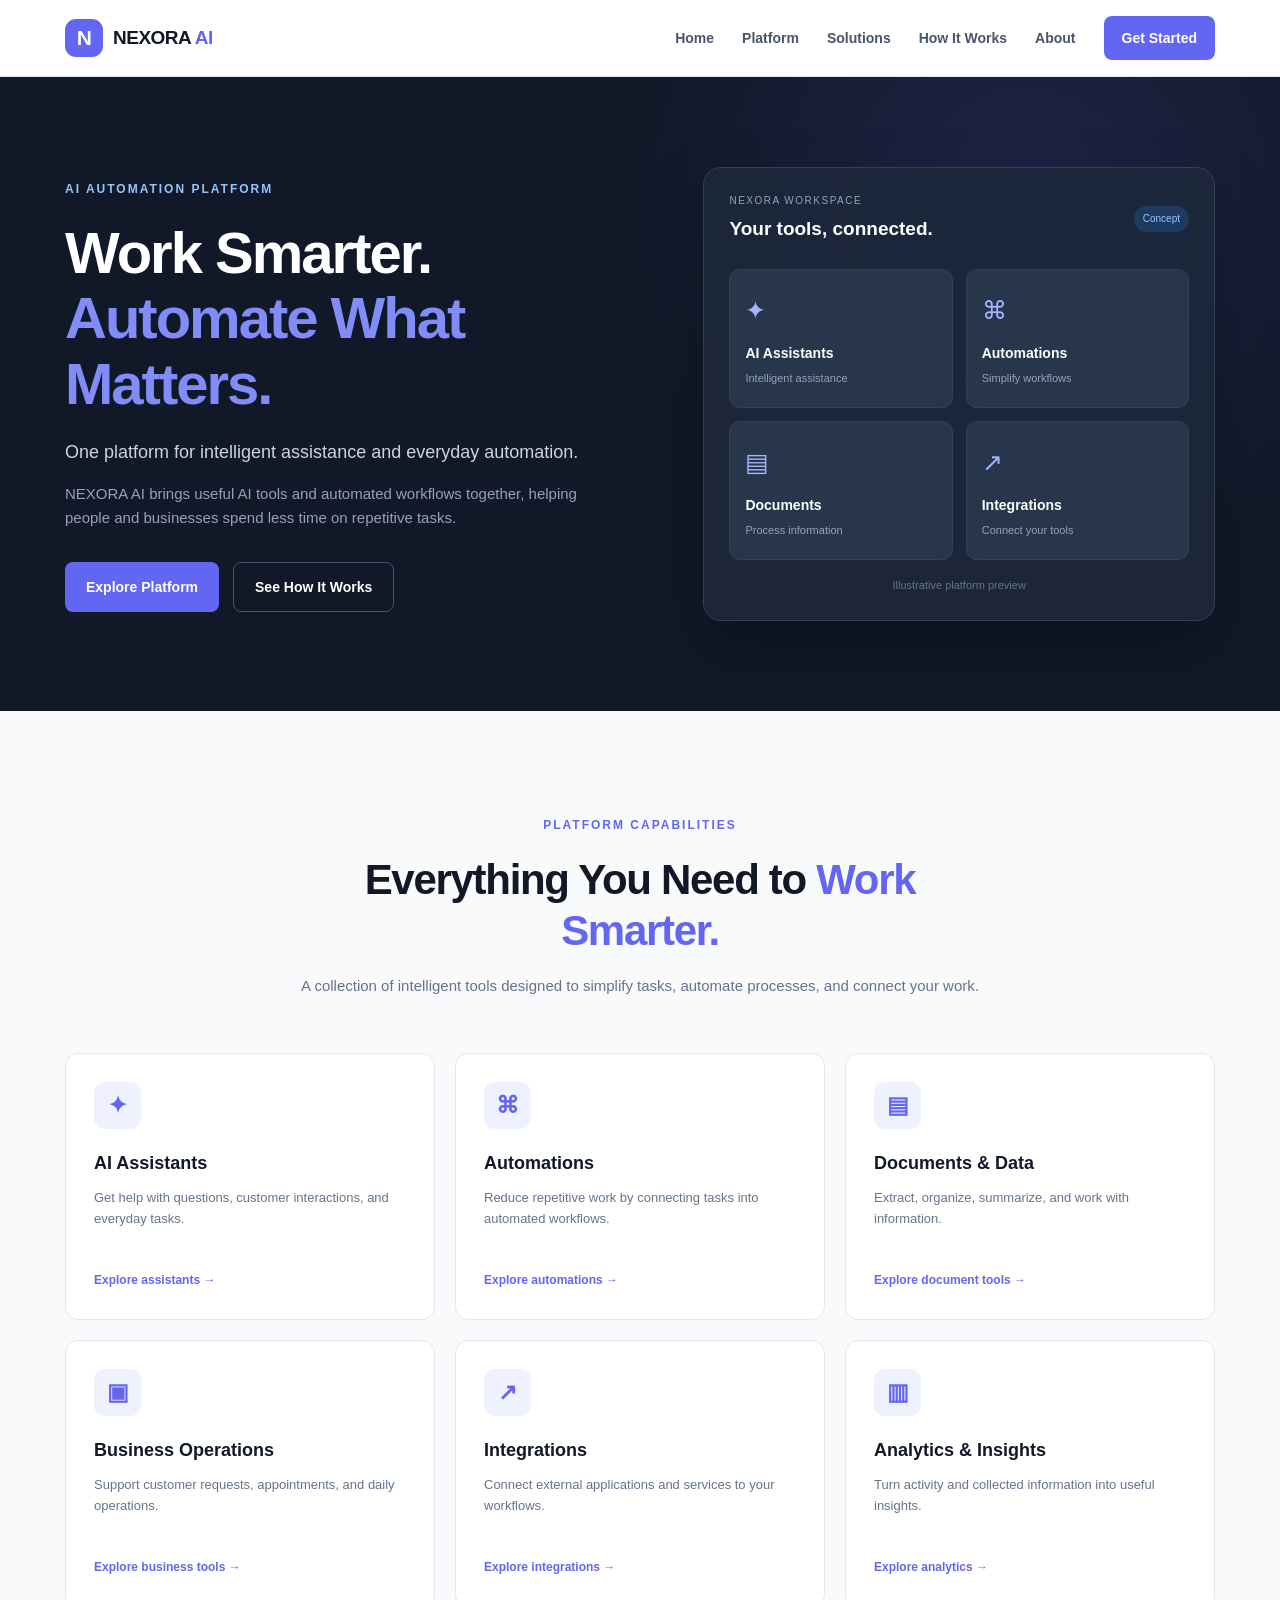
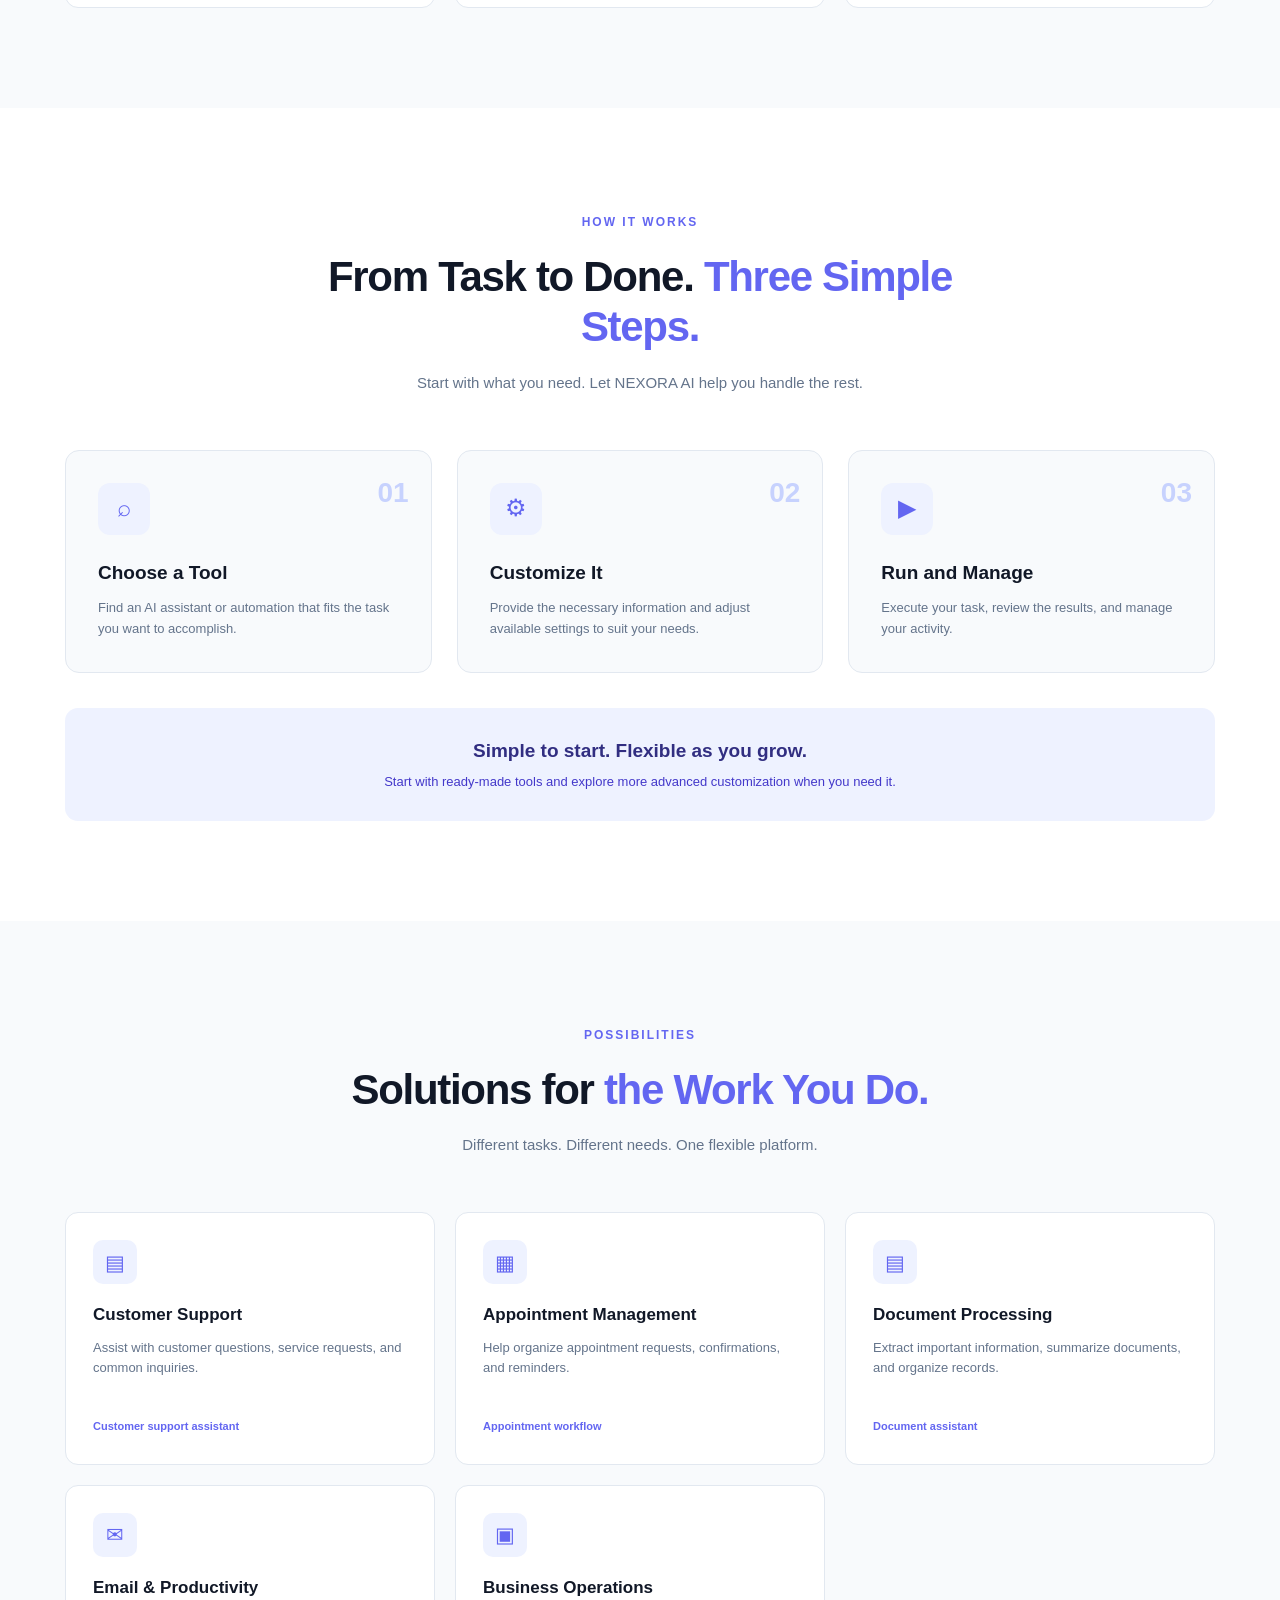
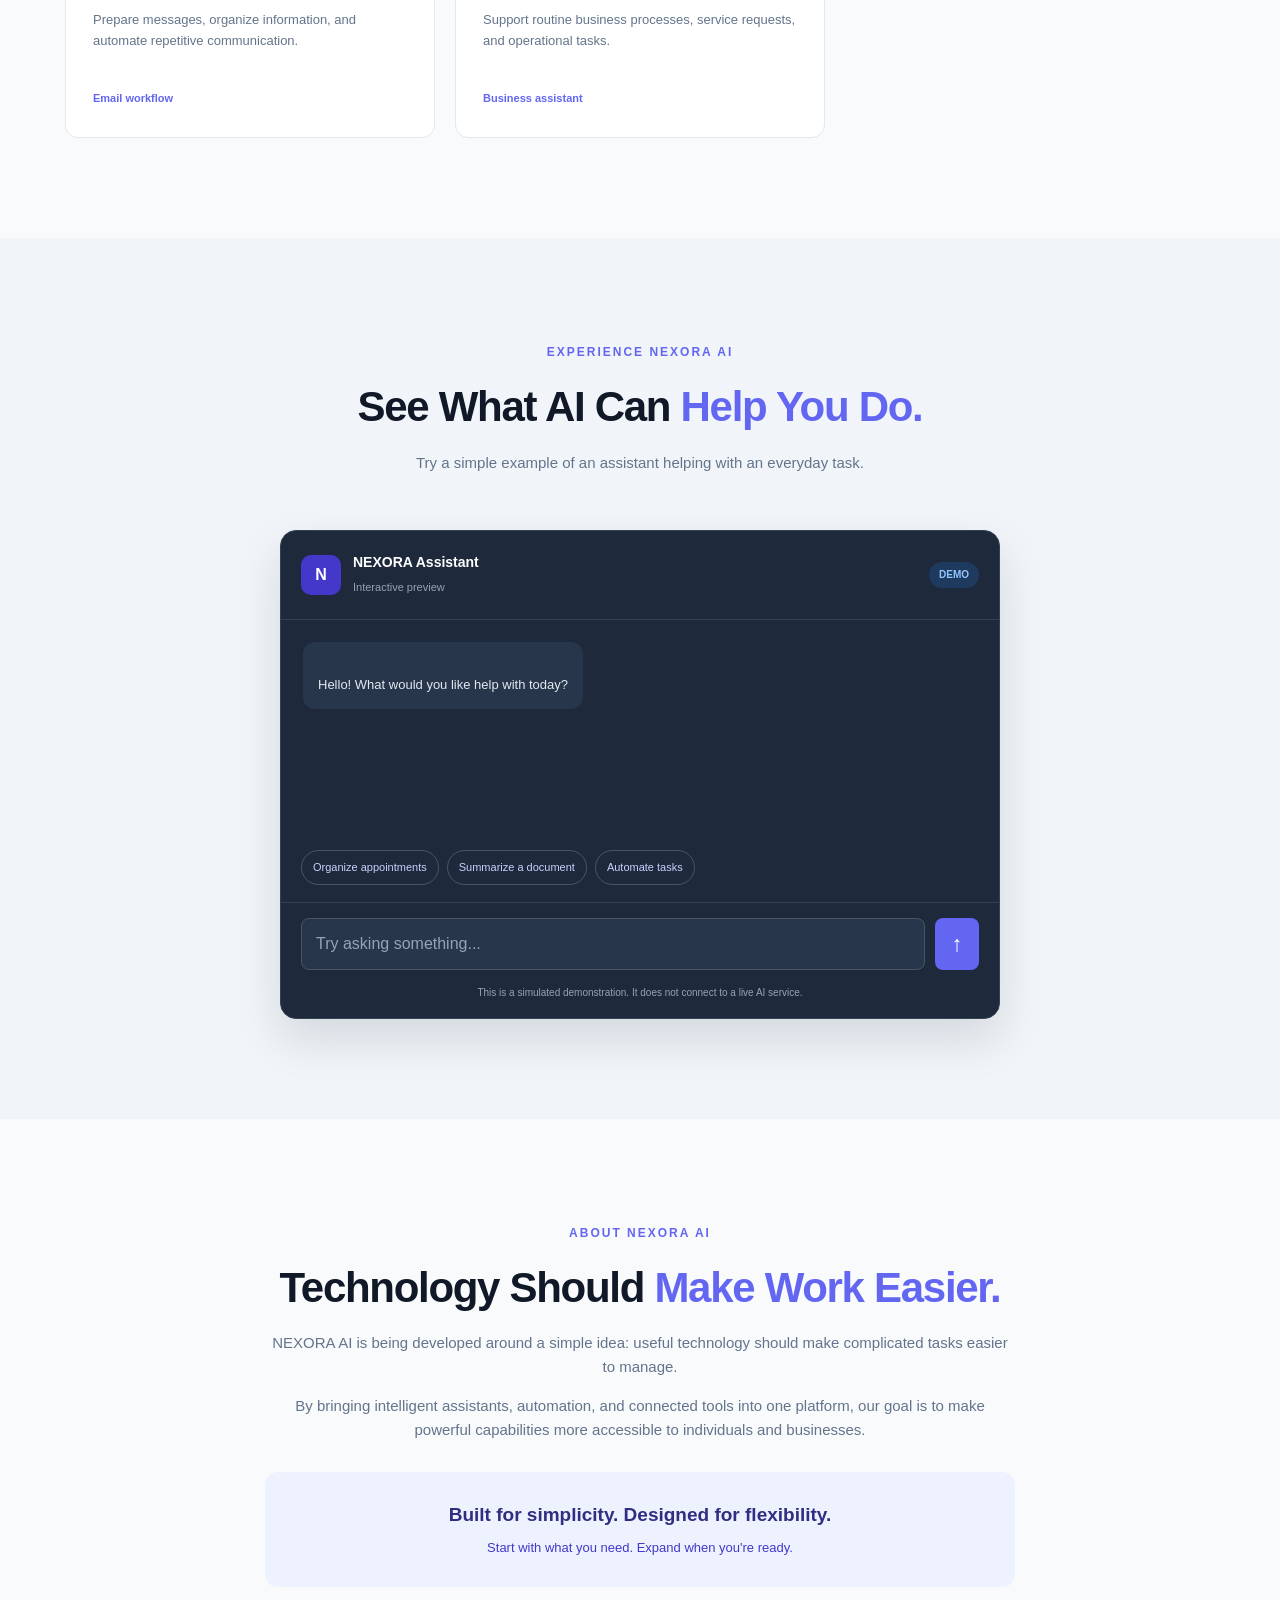
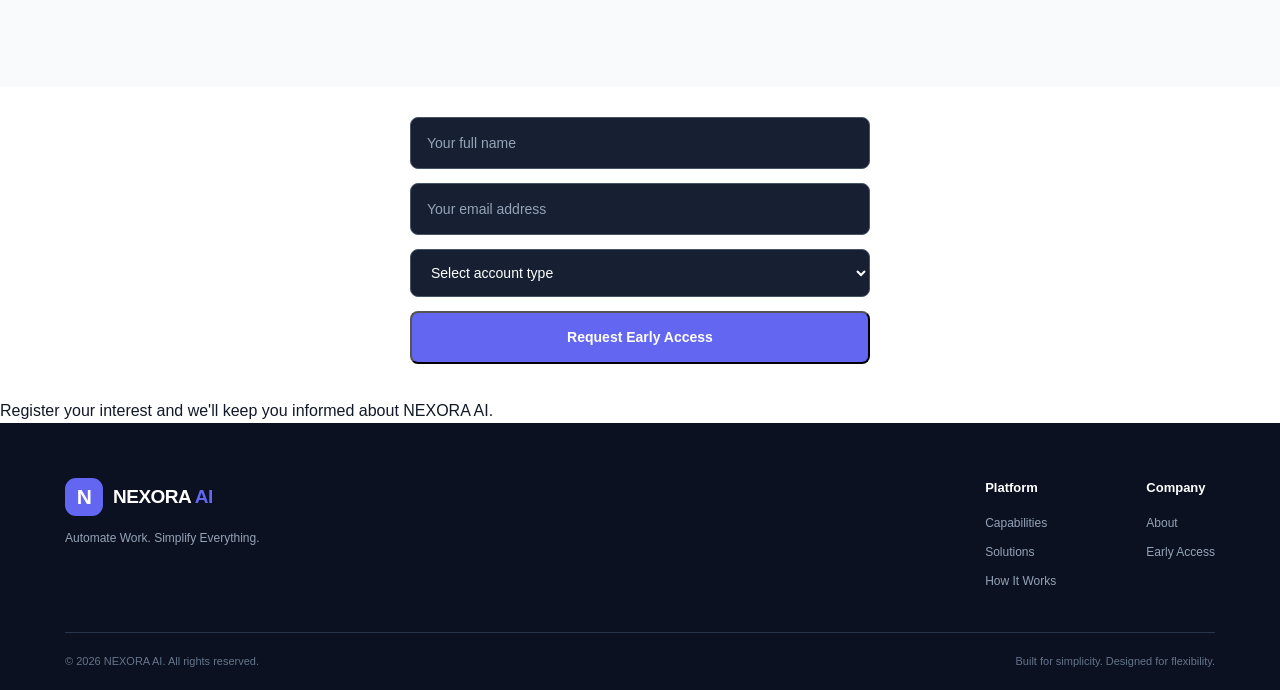
<file: static/index.html>
<!DOCTYPE html>
<html lang="en">

<head>
    <meta charset="UTF-8">
    <meta name="viewport" content="width=device-width, initial-scale=1.0">

    <meta name="description"
          content="NEXORA AI brings intelligent assistants and automation together to simplify everyday work.">

    <title>NEXORA AI | Automate Work. Simplify Everything.</title>

    <link rel="stylesheet" href="/static/style.css">

</head>

<body>

    <!-- NAVIGATION -->
    <header class="site-header">
        <nav class="navbar container">

            <a href="#home" class="brand">
                <span class="brand-icon">N</span>
                <span>NEXORA <span class="brand-ai">AI</span></span>
            </a>

            <button class="menu-toggle"
                    id="menu-toggle"
                    aria-label="Open navigation"
                    aria-expanded="false">
                ☰
            </button>

            <div class="nav-links" id="nav-links">
                <a href="#home">Home</a>
                <a href="#platform">Platform</a>
                <a href="#solutions">Solutions</a>
                <a href="#how-it-works">How It Works</a>
                <a href="#about">About</a>
                <a href="#early-access" class="nav-cta">Get Started</a>
            </div>

        </nav>
    </header>


    <main>

        <!-- HERO -->
        <section class="hero dark-section" id="home">

            <div class="container hero-content">

                <div class="hero-copy">

                    <span class="eyebrow">
                        AI AUTOMATION PLATFORM
                    </span>

                    <h1>
                        Work Smarter.<br>
                        <span>Automate What Matters.</span>
                    </h1>

                    <p>
                        One platform for intelligent assistance
                        and everyday automation.
                    </p>

                    <p class="hero-description">
                        NEXORA AI brings useful AI tools and automated
                        workflows together, helping people and businesses
                        spend less time on repetitive tasks.
                    </p>

                    <div class="hero-actions">
                        <a href="#platform" class="button button-primary">
                            Explore Platform
                        </a>

                        <a href="#how-it-works" class="button button-outline">
                            See How It Works
                        </a>
                    </div>

                </div>


                <!-- CONCEPTUAL WORKSPACE PREVIEW -->
                <div class="workspace-preview">

                    <div class="preview-header">
                        <div>
                            <span class="preview-label">NEXORA WORKSPACE</span>
                            <h3>Your tools, connected.</h3>
                        </div>

                        <span class="preview-status">Concept</span>
                    </div>

                    <div class="preview-grid">

                        <div class="preview-card">
                            <span class="preview-icon">✦</span>
                            <h4>AI Assistants</h4>
                            <p>Intelligent assistance</p>
                        </div>

                        <div class="preview-card">
                            <span class="preview-icon">⌘</span>
                            <h4>Automations</h4>
                            <p>Simplify workflows</p>
                        </div>

                        <div class="preview-card">
                            <span class="preview-icon">▤</span>
                            <h4>Documents</h4>
                            <p>Process information</p>
                        </div>

                        <div class="preview-card">
                            <span class="preview-icon">↗</span>
                            <h4>Integrations</h4>
                            <p>Connect your tools</p>
                        </div>

                    </div>

                    <p class="preview-note">
                        Illustrative platform preview
                    </p>

                </div>

            </div>

        </section>


        <!-- PLATFORM CAPABILITIES -->
        <section class="section light-section" id="platform">

            <div class="container">

                <div class="section-heading">
                    <span class="eyebrow">PLATFORM CAPABILITIES</span>

                    <h2>
                        Everything You Need to
                        <span>Work Smarter.</span>
                    </h2>

                    <p>
                        A collection of intelligent tools designed to
                        simplify tasks, automate processes, and connect
                        your work.
                    </p>
                </div>


                <div class="capability-grid">

                    <article class="capability-card">
                        <div class="card-icon">✦</div>
                        <h3>AI Assistants</h3>
                        <p>
                            Get help with questions, customer interactions,
                            and everyday tasks.
                        </p>
                        <a href="#demo">Explore assistants →</a>
                    </article>

                    <article class="capability-card">
                        <div class="card-icon">⌘</div>
                        <h3>Automations</h3>
                        <p>
                            Reduce repetitive work by connecting tasks
                            into automated workflows.
                        </p>
                        <a href="#how-it-works">Explore automations →</a>
                    </article>

                    <article class="capability-card">
                        <div class="card-icon">▤</div>
                        <h3>Documents & Data</h3>
                        <p>
                            Extract, organize, summarize, and work
                            with information.
                        </p>
                        <a href="#solutions">Explore document tools →</a>
                    </article>

                    <article class="capability-card">
                        <div class="card-icon">▣</div>
                        <h3>Business Operations</h3>
                        <p>
                            Support customer requests, appointments,
                            and daily operations.
                        </p>
                        <a href="#solutions">Explore business tools →</a>
                    </article>

                    <article class="capability-card">
                        <div class="card-icon">↗</div>
                        <h3>Integrations</h3>
                        <p>
                            Connect external applications and services
                            to your workflows.
                        </p>
                        <a href="#about">Explore integrations →</a>
                    </article>

                    <article class="capability-card">
                        <div class="card-icon">▥</div>
                        <h3>Analytics & Insights</h3>
                        <p>
                            Turn activity and collected information
                            into useful insights.
                        </p>
                        <a href="#about">Explore analytics →</a>
                    </article>

                </div>

            </div>

        </section>


        <!-- HOW IT WORKS -->
        <section class="section how-section" id="how-it-works">

            <div class="container">

                <div class="section-heading">
                    <span class="eyebrow">HOW IT WORKS</span>

                    <h2>
                        From Task to Done.
                        <span>Three Simple Steps.</span>
                    </h2>

                    <p>
                        Start with what you need. Let NEXORA AI help
                        you handle the rest.
                    </p>
                </div>


                <div class="steps-grid">

                    <article class="step-card">
                        <span class="step-number">01</span>
                        <div class="step-icon">⌕</div>
                        <h3>Choose a Tool</h3>
                        <p>
                            Find an AI assistant or automation that
                            fits the task you want to accomplish.
                        </p>
                    </article>

                    <article class="step-card">
                        <span class="step-number">02</span>
                        <div class="step-icon">⚙</div>
                        <h3>Customize It</h3>
                        <p>
                            Provide the necessary information and adjust
                            available settings to suit your needs.
                        </p>
                    </article>

                    <article class="step-card">
                        <span class="step-number">03</span>
                        <div class="step-icon">▶</div>
                        <h3>Run and Manage</h3>
                        <p>
                            Execute your task, review the results,
                            and manage your activity.
                        </p>
                    </article>

                </div>


                <div class="steps-footer">
                    <h3>Simple to start. Flexible as you grow.</h3>
                    <p>
                        Start with ready-made tools and explore more
                        advanced customization when you need it.
                    </p>
                </div>

            </div>

        </section>


        <!-- FEATURED SOLUTIONS -->
        <section class="section light-section" id="solutions">

            <div class="container">

                <div class="section-heading">
                    <span class="eyebrow">POSSIBILITIES</span>

                    <h2>
                        Solutions for
                        <span>the Work You Do.</span>
                    </h2>

                    <p>
                        Different tasks. Different needs.
                        One flexible platform.
                    </p>
                </div>


                <div class="solutions-grid">

                    <article class="solution-card">
                        <div class="solution-icon">▤</div>
                        <h3>Customer Support</h3>
                        <p>
                            Assist with customer questions, service
                            requests, and common inquiries.
                        </p>
                        <span>Customer support assistant</span>
                    </article>

                    <article class="solution-card">
                        <div class="solution-icon">▦</div>
                        <h3>Appointment Management</h3>
                        <p>
                            Help organize appointment requests,
                            confirmations, and reminders.
                        </p>
                        <span>Appointment workflow</span>
                    </article>

                    <article class="solution-card">
                        <div class="solution-icon">▤</div>
                        <h3>Document Processing</h3>
                        <p>
                            Extract important information, summarize
                            documents, and organize records.
                        </p>
                        <span>Document assistant</span>
                    </article>

                    <article class="solution-card">
                        <div class="solution-icon">✉</div>
                        <h3>Email & Productivity</h3>
                        <p>
                            Prepare messages, organize information,
                            and automate repetitive communication.
                        </p>
                        <span>Email workflow</span>
                    </article>

                    <article class="solution-card">
                        <div class="solution-icon">▣</div>
                        <h3>Business Operations</h3>
                        <p>
                            Support routine business processes,
                            service requests, and operational tasks.
                        </p>
                        <span>Business assistant</span>
                    </article>

                </div>

            </div>

        </section>


        <!-- INTERACTIVE DEMO -->
        <section class="section demo-section" id="demo">

            <div class="container">

                <div class="section-heading">
                    <span class="eyebrow">EXPERIENCE NEXORA AI</span>

                    <h2>
                        See What AI Can
                        <span>Help You Do.</span>
                    </h2>

                    <p>
                        Try a simple example of an assistant
                        helping with an everyday task.
                    </p>
                </div>


                <div class="demo-container">

                    <div class="demo-header">
                        <div class="demo-brand">
                            <div class="demo-avatar">N</div>

                            <div>
                                <h3>NEXORA Assistant</h3>
                                <span>Interactive preview</span>
                            </div>
                        </div>

                        <span class="demo-badge">DEMO</span>
                    </div>


                    <div class="demo-messages" id="demo-messages">

                        <div class="demo-message assistant-message">
                            Hello! What would you like help with today?
                        </div>

                    </div>


                    <div class="demo-suggestions">
                        <button type="button" class="suggestion-button"
                                data-message="Help me organize customer appointments">
                            Organize appointments
                        </button>

                        <button type="button" class="suggestion-button"
                                data-message="Help me summarize a document">
                            Summarize a document
                        </button>

                        <button type="button" class="suggestion-button"
                                data-message="How can I automate repetitive tasks?">
                            Automate tasks
                        </button>
                    </div>


                    <form class="demo-form" id="demo-form">

                        <input
                            type="text"
                            id="demo-input"
                            placeholder="Try asking something..."
                            autocomplete="off"
                            required
                        >

                        <button type="submit" aria-label="Send message">
                            ↑
                        </button>

                    </form>


                    <p class="demo-disclaimer">
                        This is a simulated demonstration.
                        It does not connect to a live AI service.
                    </p>

                </div>

            </div>

        </section>


        <!-- ABOUT -->
        <section class="section light-section" id="about">

            <div class="container about-container">

                <div class="about-copy">

                    <span class="eyebrow">ABOUT NEXORA AI</span>

                    <h2>
                        Technology Should
                        <span>Make Work Easier.</span>
                    </h2>

                    <p>
                        NEXORA AI is being developed around a simple idea:
                        useful technology should make complicated tasks
                        easier to manage.
                    </p>

                    <p>
                        By bringing intelligent assistants, automation,
                        and connected tools into one platform, our goal
                        is to make powerful capabilities more accessible
                        to individuals and businesses.
                    </p>

                    <div class="about-highlight">
                        <h3>Built for simplicity. Designed for flexibility.</h3>
                        <p>
                            Start with what you need. Expand when you're ready.
                        </p>
                    </div>

                </div>

            </div>

        </section>


        <!-- EARLY ACCESS -->
        
<form class="early-access-form" id="early-access-form">

    <input
        type="text"
        id="early-access-name"
        name="full_name"
        placeholder="Your full name"
        maxlength="100"
        autocomplete="name"
        required
    >

    <input
        type="email"
        id="early-access-email"
        name="email"
        placeholder="Your email address"
        autocomplete="email"
        required
    >

    <select id="early-access-type" name="account_type" required>
        <option value="">Select account type</option>
        <option value="Individual">Individual</option>
        <option value="Freelancer">Freelancer</option>
        <option value="Business">Business</option>
    </select>

    <button type="submit" class="button button-primary" id="early-access-submit">
        Request Early Access
    </button>

    <p id="early-access-message" role="status" aria-live="polite"></p>

</form>

<p class="early-access-note">
    Register your interest and we'll keep you informed about NEXORA AI.
</p>

    </main>


    <!-- FOOTER -->
    <footer class="site-footer">

        <div class="container">

            <div class="footer-top">

                <div class="footer-brand">
                    <a href="#home" class="brand">
                        <span class="brand-icon">N</span>
                        <span>NEXORA <span class="brand-ai">AI</span></span>
                    </a>

                    <p>
                        Automate Work. Simplify Everything.
                    </p>
                </div>


                <div class="footer-links">

                    <div>
                        <h4>Platform</h4>
                        <a href="#platform">Capabilities</a>
                        <a href="#solutions">Solutions</a>
                        <a href="#how-it-works">How It Works</a>
                    </div>

                     <div>
                        <h4>Company</h4>
                        <a href="#about">About</a>
                         <a href="#early-access">Early Access</a>
                    </div>

                </div>

            </div>


            <div class="footer-bottom">
                <p>
                    © <span id="current-year"></span> NEXORA AI.
                    All rights reserved.
                </p>

                <span>Built for simplicity. Designed for flexibility.</span>
            </div>

        </div>

    </footer>


    <script src="/static/script.js"></script>

</body>

</html>
</file>
<file: static/style.css>
/* =========================================
   1. GLOBAL SETTINGS
========================================= */

:root {
    --navy: #111827;
    --navy-light: #1e293b;
    --indigo: #6366f1;
    --indigo-dark: #4f46e5;
    --sky: #38bdf8;

    --white: #ffffff;
    --off-white: #f8fafc;

    --text-dark: #111827;
    --text-muted: #64748b;

    --border: #e2e8f0;

    --container-width: 1150px;
}

* {
    margin: 0;
    padding: 0;
    box-sizing: border-box;
}

html {
    scroll-behavior: smooth;
    scroll-padding-top: 85px;
}

body {
    font-family: Arial, Helvetica, sans-serif;
    color: var(--text-dark);
    background: var(--white);
    line-height: 1.6;
}

a {
    text-decoration: none;
    color: inherit;
}

button,
input {
    font: inherit;
}

button,
a {
    -webkit-tap-highlight-color: transparent;
}

.container {
    width: min(90%, var(--container-width));
    margin: 0 auto;
}

.section {
    padding: 100px 0;
}

.light-section {
    background: var(--off-white);
}

.dark-section {
    background:
        radial-gradient(
            circle at 80% 20%,
            rgba(99, 102, 241, 0.16),
            transparent 35%
        ),
        var(--navy);
}


/* =========================================
   2. NAVIGATION
========================================= */

.site-header {
    position: sticky;
    top: 0;
    z-index: 1000;

    background: rgba(255, 255, 255, 0.95);
    backdrop-filter: blur(12px);

    border-bottom: 1px solid var(--border);
}

.navbar {
    min-height: 76px;

    display: flex;
    align-items: center;
    justify-content: space-between;
}

.brand {
    display: inline-flex;
    align-items: center;
    gap: 10px;

    font-size: 19px;
    font-weight: 800;
    letter-spacing: -0.5px;
}

.brand-icon {
    width: 38px;
    height: 38px;

    display: grid;
    place-items: center;

    background: var(--indigo);
    color: white;

    border-radius: 11px;

    font-size: 21px;
}

.brand-ai {
    color: var(--indigo);
}

.nav-links {
    display: flex;
    align-items: center;
    gap: 28px;
}

.nav-links a {
    color: #475569;
    font-size: 14px;
    font-weight: 600;

    transition: color 0.2s ease;
}

.nav-links a:hover {
    color: var(--indigo);
}

.nav-links .nav-cta {
    padding: 11px 18px;

    color: white;
    background: var(--indigo);

    border-radius: 8px;
}

.nav-links .nav-cta:hover {
    color: white;
    background: var(--indigo-dark);
}

.menu-toggle {
    display: none;

    background: transparent;
    border: none;

    font-size: 27px;
    cursor: pointer;
    color: var(--navy);
}


/* =========================================
   3. HERO SECTION
========================================= */

.hero {
    min-height: 620px;

    display: flex;
    align-items: center;

    padding: 90px 0;
    color: white;
}

.hero-content {
    display: grid;
    grid-template-columns: 1fr 0.9fr;

    align-items: center;
    gap: 70px;
}

.eyebrow {
    display: inline-block;

    color: var(--indigo);
    font-size: 12px;
    font-weight: 800;
    letter-spacing: 2px;

    margin-bottom: 20px;
}

.hero .eyebrow {
    color: #93c5fd;
}

.hero h1 {
    font-size: clamp(38px, 5vw, 58px);
    line-height: 1.13;
    letter-spacing: -2px;

    margin-bottom: 22px;
}

.hero h1 span {
    color: #818cf8;
}

.hero-copy > p {
    color: #cbd5e1;
    font-size: 18px;
    max-width: 520px;
}

.hero-copy .hero-description {
    color: #94a3b8;
    font-size: 15px;

    margin-top: 15px;
}

.hero-actions {
    display: flex;
    flex-wrap: wrap;
    gap: 14px;

    margin-top: 32px;
}

.button {
    display: inline-flex;
    justify-content: center;
    align-items: center;

    padding: 13px 21px;

    border-radius: 8px;

    font-size: 14px;
    font-weight: 700;

    transition:
        background 0.2s ease,
        transform 0.2s ease;
}

.button:hover {
    transform: translateY(-2px);
}

.button-primary {
    background: var(--indigo);
    color: white;
}

.button-primary:hover {
    background: var(--indigo-dark);
}

.button-outline {
    border: 1px solid #475569;
    color: white;
}

.button-outline:hover {
    background: #1e293b;
}


/* Workspace preview */

.workspace-preview {
    padding: 25px;

    background: rgba(30, 41, 59, 0.85);
    border: 1px solid #334155;

    border-radius: 18px;

    box-shadow: 0 25px 60px rgba(0, 0, 0, 0.25);
}

.preview-header {
    display: flex;
    justify-content: space-between;
    align-items: center;

    margin-bottom: 25px;
}

.preview-label {
    display: block;

    font-size: 10px;
    letter-spacing: 1.5px;
    color: #94a3b8;

    margin-bottom: 5px;
}

.preview-header h3 {
    font-size: 19px;
}

.preview-status {
    color: #93c5fd;
    font-size: 10px;

    padding: 5px 9px;

    background: #1e3a5f;
    border-radius: 20px;
}

.preview-grid {
    display: grid;
    grid-template-columns: repeat(2, 1fr);
    gap: 13px;
}

.preview-card {
    padding: 20px 15px;

    background: #27364b;
    border: 1px solid #334155;

    border-radius: 11px;
}

.preview-icon {
    display: block;

    font-size: 25px;
    color: #a5b4fc;

    margin-bottom: 12px;
}

.preview-card h4 {
    font-size: 14px;
    margin-bottom: 5px;
}

.preview-card p {
    color: #94a3b8;
    font-size: 11px;
}

.preview-note {
    margin-top: 17px;

    text-align: center;

    color: #64748b;
    font-size: 11px;
}


/* =========================================
   4. SECTION HEADINGS
========================================= */

.section-heading {
    max-width: 680px;
    margin: 0 auto 55px;

    text-align: center;
}

.section-heading h2,
.about-copy h2 {
    font-size: clamp(30px, 4vw, 42px);
    line-height: 1.2;
    letter-spacing: -1.3px;

    margin-bottom: 18px;
}

.section-heading h2 span,
.about-copy h2 span {
    color: var(--indigo);
}

.section-heading > p {
    color: var(--text-muted);
    font-size: 15px;
}


/* =========================================
   5. PLATFORM CAPABILITIES
========================================= */

.capability-grid {
    display: grid;
    grid-template-columns: repeat(3, 1fr);
    gap: 20px;
}

.capability-card {
    padding: 28px;

    background: white;
    border: 1px solid var(--border);
    border-radius: 13px;

    transition:
        transform 0.2s ease,
        box-shadow 0.2s ease,
        border-color 0.2s ease;
}

.capability-card:hover {
    transform: translateY(-5px);

    border-color: #c7d2fe;

    box-shadow: 0 15px 30px rgba(15, 23, 42, 0.06);
}

.card-icon {
    display: grid;
    place-items: center;

    width: 47px;
    height: 47px;

    margin-bottom: 20px;

    background: #eef2ff;
    color: var(--indigo);

    border-radius: 11px;

    font-size: 23px;
    font-weight: 700;
}

.capability-card h3 {
    font-size: 18px;
    margin-bottom: 10px;
}

.capability-card p {
    color: var(--text-muted);
    font-size: 13px;

    min-height: 65px;
}

.capability-card a {
    display: inline-block;

    margin-top: 18px;

    color: var(--indigo);
    font-size: 12px;
    font-weight: 700;
}


/* =========================================
   6. HOW IT WORKS
========================================= */

.how-section {
    background: white;
}

.steps-grid {
    display: grid;
    grid-template-columns: repeat(3, 1fr);
    gap: 25px;
}

.step-card {
    position: relative;

    padding: 32px;

    border: 1px solid var(--border);
    border-radius: 14px;

    background: var(--off-white);
}

.step-number {
    position: absolute;
    top: 20px;
    right: 22px;

    color: #c7d2fe;

    font-size: 28px;
    font-weight: 800;
}

.step-icon {
    display: grid;
    place-items: center;

    width: 52px;
    height: 52px;

    margin-bottom: 23px;

    background: #eef2ff;
    color: var(--indigo);

    border-radius: 12px;

    font-size: 24px;
}

.step-card h3 {
    font-size: 19px;
    margin-bottom: 10px;
}

.step-card p {
    color: var(--text-muted);
    font-size: 13px;
}

.steps-footer {
    margin-top: 35px;
    padding: 28px;

    text-align: center;

    background: #eef2ff;
    border-radius: 13px;
}

.steps-footer h3 {
    color: #312e81;
    font-size: 19px;
    margin-bottom: 6px;
}

.steps-footer p {
    color: #4338ca;
    font-size: 13px;
}


/* =========================================
   7. FEATURED SOLUTIONS
========================================= */

.solutions-grid {
    display: grid;
    grid-template-columns: repeat(3, 1fr);
    gap: 20px;
}

.solution-card {
    padding: 27px;

    background: white;
    border: 1px solid var(--border);
    border-radius: 13px;
}

.solution-icon {
    width: 44px;
    height: 44px;

    display: grid;
    place-items: center;

    background: #eef2ff;
    color: var(--indigo);

    border-radius: 10px;

    font-size: 21px;

    margin-bottom: 17px;
}

.solution-card h3 {
    font-size: 17px;
    margin-bottom: 9px;
}

.solution-card p {
    min-height: 65px;

    color: var(--text-muted);
    font-size: 13px;
}

.solution-card span {
    display: inline-block;

    margin-top: 15px;

    color: var(--indigo);
    font-size: 11px;
    font-weight: 700;
}


/* =========================================
   8. INTERACTIVE DEMO
========================================= */

.demo-section {
    background: #f1f5f9;
}

.demo-container {
    max-width: 720px;
    margin: 0 auto;

    overflow: hidden;

    background: var(--navy-light);
    border: 1px solid #334155;
    border-radius: 16px;

    box-shadow: 0 20px 45px rgba(15, 23, 42, 0.13);
}

.demo-header {
    display: flex;
    align-items: center;
    justify-content: space-between;

    padding: 20px;

    border-bottom: 1px solid #334155;
}

.demo-brand {
    display: flex;
    align-items: center;
    gap: 12px;
}

.demo-avatar {
    display: grid;
    place-items: center;

    width: 40px;
    height: 40px;

    background: #4338ca;
    color: white;

    border-radius: 10px;

    font-weight: 800;
}

.demo-brand h3 {
    color: white;
    font-size: 14px;
}

.demo-brand span {
    color: #94a3b8;
    font-size: 11px;
}

.demo-badge {
    color: #93c5fd;
    background: #1e3a5f;

    padding: 5px 10px;

    border-radius: 20px;

    font-size: 10px;
    font-weight: 700;
}

.demo-messages {
    min-height: 230px;
    max-height: 350px;

    overflow-y: auto;

    display: flex;
    flex-direction: column;
    gap: 14px;

    padding: 22px;
}

.demo-message {
    max-width: 85%;

    padding: 13px 15px;

    border-radius: 12px;

    font-size: 13px;
    white-space: pre-line;
}

.assistant-message {
    align-self: flex-start;

    background: #27364b;
    color: #e2e8f0;
}

.customer-message {
    align-self: flex-end;

    background: #4338ca;
    color: white;
}

.demo-suggestions {
    display: flex;
    flex-wrap: wrap;
    gap: 8px;

    padding: 0 20px 17px;
}

.suggestion-button {
    padding: 8px 11px;

    color: #c7d2fe;
    background: transparent;

    border: 1px solid #475569;
    border-radius: 20px;

    font-size: 11px;
    cursor: pointer;

    transition: background 0.2s ease;
}

.suggestion-button:hover {
    background: #334155;
}

.demo-form {
    display: flex;
    gap: 10px;

    padding: 15px 20px;

    border-top: 1px solid #334155;
}

.demo-form input {
    flex: 1;
    min-width: 0;

    padding: 12px 14px;

    background: #27364b;
    color: white;

    border: 1px solid #475569;
    border-radius: 8px;

    outline: none;
}

.demo-form input:focus {
    border-color: var(--indigo);
}

.demo-form input::placeholder {
    color: #94a3b8;
}

.demo-form button {
    width: 44px;

    color: white;
    background: var(--indigo);

    border: none;
    border-radius: 8px;

    font-size: 22px;
    cursor: pointer;
}

.demo-form button:hover {
    background: var(--indigo-dark);
}

.demo-disclaimer {
    padding: 0 20px 17px;

    text-align: center;

    color: #94a3b8;
    font-size: 10px;
}


/* =========================================
   9. ABOUT
========================================= */

.about-container {
    display: flex;
    justify-content: center;
}

.about-copy {
    max-width: 750px;
    text-align: center;
}

.about-copy > p {
    color: var(--text-muted);
    font-size: 15px;

    margin-bottom: 15px;
}

.about-highlight {
    margin-top: 30px;
    padding: 28px;

    background: #eef2ff;
    border-radius: 13px;
}

.about-highlight h3 {
    color: #312e81;
    font-size: 19px;
    margin-bottom: 7px;
}

.about-highlight p {
    color: #4338ca;
    font-size: 13px;
}



/* =========================================
   EARLY ACCESS REGISTRATION FORM
========================================= */

.early-access-form {
    width: 100%;
    max-width: 460px;
    margin: 30px auto 0;

    display: flex;
    flex-direction: column;
    gap: 14px;
}

.early-access-form input,
.early-access-form select {
    width: 100%;
    padding: 14px 16px;

    color: #ffffff;
    background: #172033;

    border: 1px solid #475569;
    border-radius: 8px;

    font-size: 14px;
    outline: none;
}

.early-access-form input::placeholder {
    color: #94a3b8;
}

.early-access-form input:focus,
.early-access-form select:focus {
    border-color: var(--indigo);
}

.early-access-form select {
    cursor: pointer;
}

.early-access-form button {
    width: 100%;
    cursor: pointer;
}

.early-access-form button:disabled {
    opacity: 0.6;
    cursor: not-allowed;
}

#early-access-message {
    min-height: 20px;
    color: #c7d2fe;
    font-size: 13px;
    text-align: center;
}


/* =========================================
   11. FOOTER
========================================= */

.site-footer {
    padding: 55px 0 20px;

    background: #0b1120;
    color: white;
}

.footer-top {
    display: flex;
    justify-content: space-between;
    gap: 50px;

    padding-bottom: 40px;
}

.footer-brand p {
    color: #94a3b8;
    font-size: 12px;

    margin-top: 13px;
}

.footer-links {
    display: flex;
    gap: 90px;
}

.footer-links div {
    display: flex;
    flex-direction: column;
    gap: 10px;
}

.footer-links h4 {
    font-size: 13px;
    margin-bottom: 5px;
}

.footer-links a {
    color: #94a3b8;
    font-size: 12px;
}

.footer-links a:hover {
    color: white;
}

.footer-bottom {
    display: flex;
    justify-content: space-between;
    gap: 15px;

    padding-top: 20px;

    border-top: 1px solid #27364b;

    color: #64748b;
    font-size: 11px;
}


/* =========================================
   12. RESPONSIVE DESIGN
========================================= */

@media (max-width: 900px) {

    .hero-content {
        grid-template-columns: 1fr;
        gap: 45px;
    }

    .hero-copy {
        text-align: center;
    }

    .hero-copy > p {
        margin-left: auto;
        margin-right: auto;
    }

    .hero-actions {
        justify-content: center;
    }

    .workspace-preview {
        max-width: 600px;
        width: 100%;
        margin: 0 auto;
    }

    .capability-grid,
    .solutions-grid {
        grid-template-columns: repeat(2, 1fr);
    }

}


@media (max-width: 650px) {

    .section {
        padding: 75px 0;
    }

    .navbar {
        min-height: 68px;
    }

    .menu-toggle {
        display: block;
    }

    .nav-links {
        display: none;

        position: absolute;
        top: 68px;
        left: 0;

        width: 100%;

        flex-direction: column;
        align-items: stretch;
        gap: 0;

        padding: 12px 5% 20px;

        background: white;
        border-bottom: 1px solid var(--border);
    }

    .nav-links.active {
        display: flex;
    }

    .nav-links a {
        padding: 13px 0;
    }

    .nav-links .nav-cta {
        margin-top: 8px;
        text-align: center;
    }

    .hero {
        padding: 75px 0;
    }

    .hero h1 {
        font-size: 39px;
    }

    .hero-copy > p {
        font-size: 15px;
    }

    .hero-actions {
        flex-direction: column;
    }

    .preview-grid {
        gap: 9px;
    }

    .preview-card {
        padding: 15px 11px;
    }

    .capability-grid,
    .solutions-grid,
    .steps-grid {
        grid-template-columns: 1fr;
    }

    .capability-card p,
    .solution-card p {
        min-height: auto;
    }

    .step-card {
        padding: 25px;
    }

    .footer-top {
        flex-direction: column;
        gap: 35px;
    }

    .footer-links {
        gap: 55px;
    }

    .footer-bottom {
        flex-direction: column;
    }

}


@media (prefers-reduced-motion: reduce) {

    *,
    *::before,
    *::after {
        scroll-behavior: auto !important;
        transition-duration: 0.01ms !important;
        animation-duration: 0.01ms !important;
    }

}
</file>
